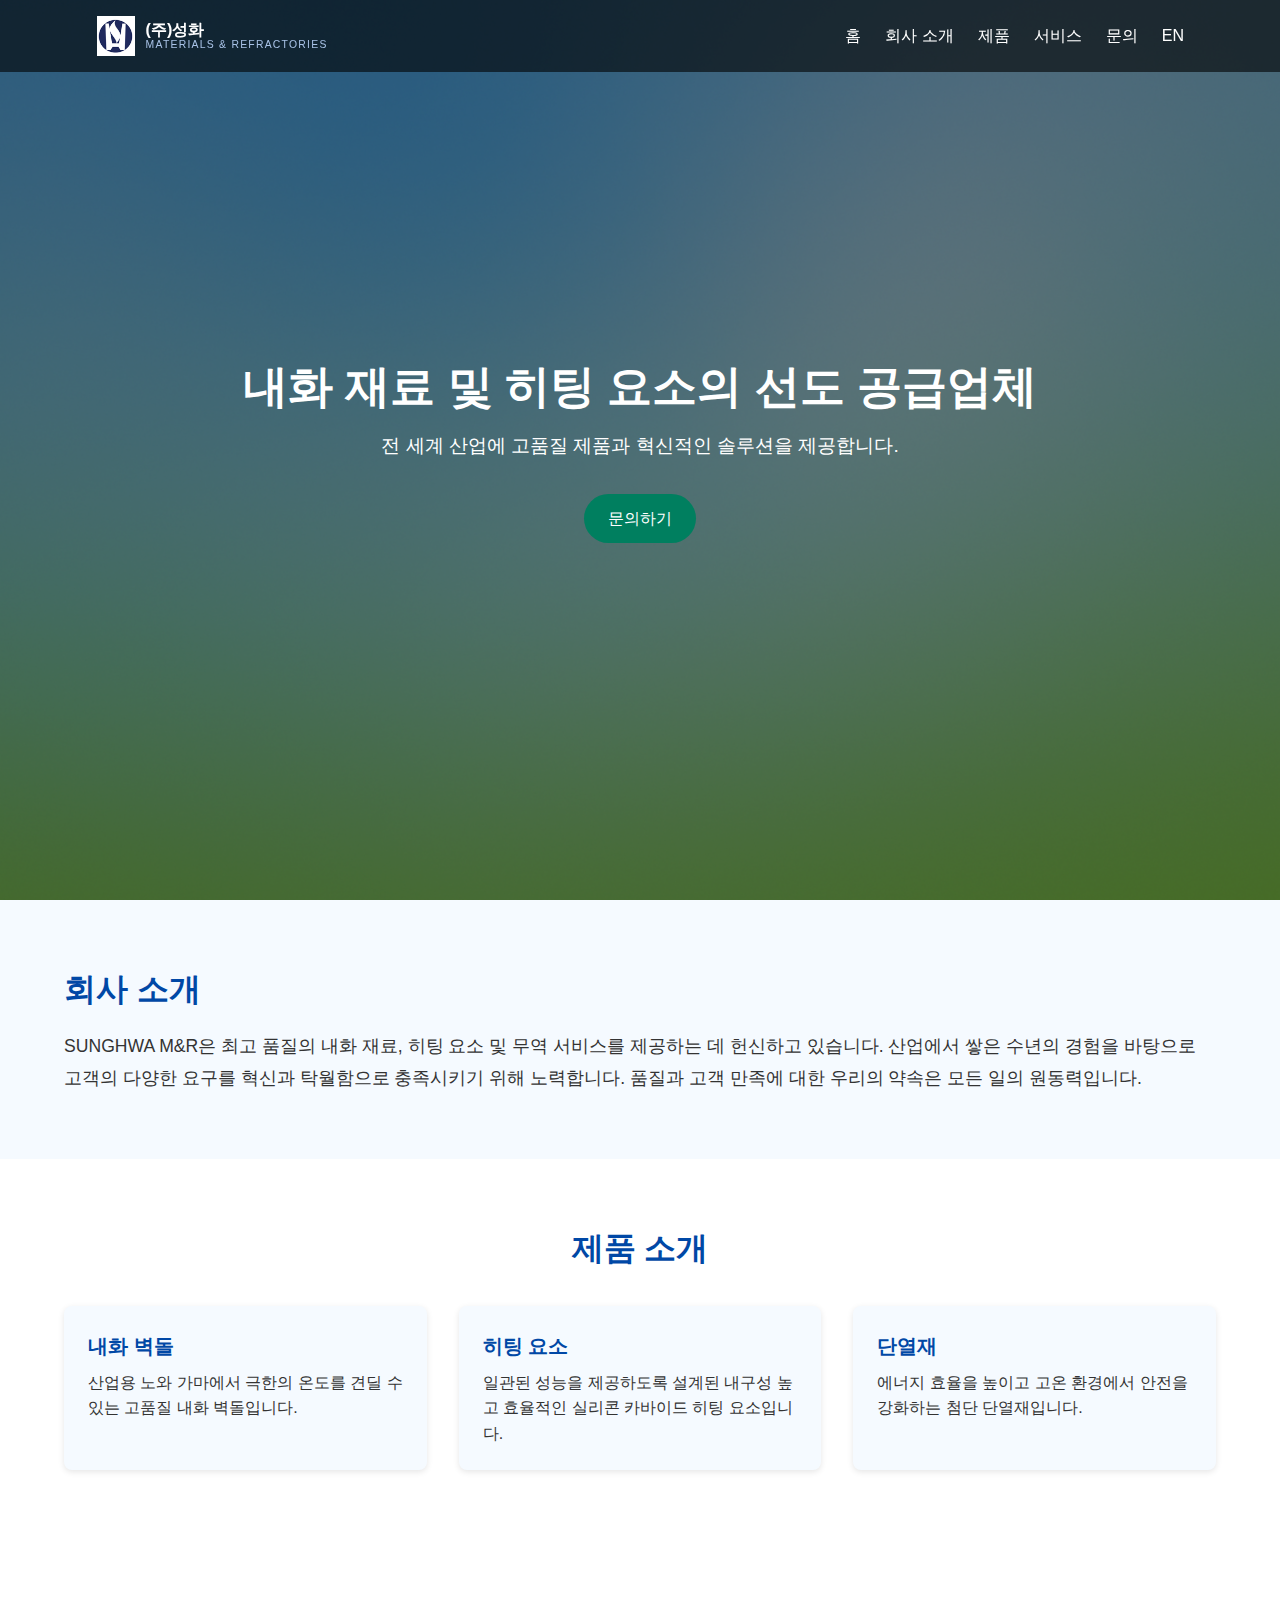
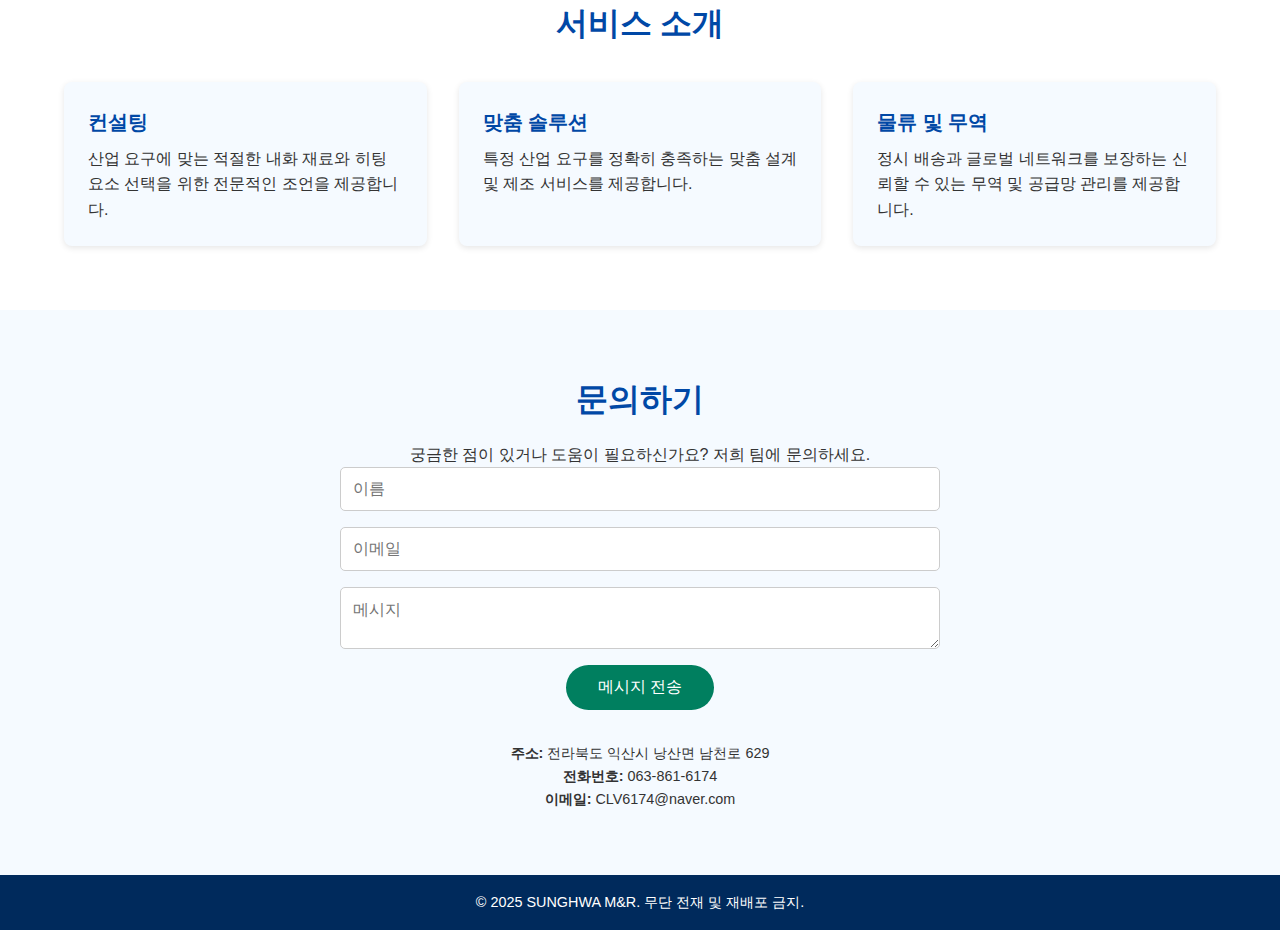
<file: index.html>
<!DOCTYPE html>
<html lang="ko">
<head>
  <meta charset="UTF-8" />
  <meta name="viewport" content="width=device-width, initial-scale=1.0" />
  <title>SUNGHWA M&amp;R</title>
  <link rel="stylesheet" href="style.css" />
</head>
<body>
  <!-- Header with navigation -->
  <header>
    <div class="container">
      <a href="index.html" class="brand" aria-label="성화 M&amp;R 홈">
        <img src="logo-mark.png" alt="성화 기업 마크" class="logo-mark" />
        <span class="brand-text">
          <span class="company-kr">(주)성화</span>
          <span class="company-en">MATERIALS &amp; REFRACTORIES</span>
        </span>
      </a>
      <nav>
        <ul>
          <li><a href="#home">홈</a></li>
          <li><a href="#about">회사 소개</a></li>
          <!-- Link to a dedicated products page for richer product information -->
          <li><a href="products-kr.html">제품</a></li>
          <li><a href="#services">서비스</a></li>
          <li><a href="#contact">문의</a></li>
          <!-- Switch to English version -->
          <li><a href="index-en.html" class="language-link">EN</a></li>
        </ul>
      </nav>
      <div class="menu-toggle">&#9776;</div>
    </div>
  </header>

  <!-- Hero section -->
  <section id="home" class="hero">
    <div class="overlay"></div>
    <div class="hero-content">
      <h1>내화 재료 및 히팅 요소의 선도 공급업체</h1>
      <p>전 세계 산업에 고품질 제품과 혁신적인 솔루션을 제공합니다.</p>
      <a href="#contact" class="btn">문의하기</a>
    </div>
  </section>

  <!-- About section -->
  <section id="about" class="about">
    <div class="container">
      <div class="about-text">
        <h2>회사 소개</h2>
        <p>
          SUNGHWA M&amp;R은 최고 품질의 내화 재료, 히팅 요소 및 무역 서비스를 제공하는 데 헌신하고 있습니다.
          산업에서 쌓은 수년의 경험을 바탕으로 고객의 다양한 요구를 혁신과 탁월함으로 충족시키기 위해 노력합니다.
          품질과 고객 만족에 대한 우리의 약속은 모든 일의 원동력입니다.
        </p>
      </div>
    </div>
  </section>

  <!-- Products section -->
  <section id="products" class="products">
    <div class="container">
      <h2>제품 소개</h2>
      <div class="product-grid">
        <div class="product-item">
          <h3>내화 벽돌</h3>
          <p>산업용 노와 가마에서 극한의 온도를 견딜 수 있는 고품질 내화 벽돌입니다.</p>
        </div>
        <div class="product-item">
          <h3>히팅 요소</h3>
          <p>일관된 성능을 제공하도록 설계된 내구성 높고 효율적인 실리콘 카바이드 히팅 요소입니다.</p>
        </div>
        <div class="product-item">
          <h3>단열재</h3>
          <p>에너지 효율을 높이고 고온 환경에서 안전을 강화하는 첨단 단열재입니다.</p>
        </div>
      </div>
    </div>
  </section>

  <!-- Services section -->
  <section id="services" class="services">
    <div class="container">
      <h2>서비스 소개</h2>
      <div class="services-grid">
        <div class="service-item">
          <h3>컨설팅</h3>
          <p>산업 요구에 맞는 적절한 내화 재료와 히팅 요소 선택을 위한 전문적인 조언을 제공합니다.</p>
        </div>
        <div class="service-item">
          <h3>맞춤 솔루션</h3>
          <p>특정 산업 요구를 정확히 충족하는 맞춤 설계 및 제조 서비스를 제공합니다.</p>
        </div>
        <div class="service-item">
          <h3>물류 및 무역</h3>
          <p>정시 배송과 글로벌 네트워크를 보장하는 신뢰할 수 있는 무역 및 공급망 관리를 제공합니다.</p>
        </div>
      </div>
    </div>
  </section>

  <!-- Contact section -->
  <section id="contact" class="contact">
    <div class="container">
      <h2>문의하기</h2>
      <p>궁금한 점이 있거나 도움이 필요하신가요? 저희 팀에 문의하세요.</p>
      <form>
        <input type="text" placeholder="이름" required />
        <input type="email" placeholder="이메일" required />
        <textarea placeholder="메시지" required></textarea>
        <button type="submit">메시지 전송</button>
      </form>
      <div class="contact-info">
        <p><strong>주소:</strong> 전라북도 익산시 낭산면 남천로 629</p>
        <p><strong>전화번호:</strong> 063‑861‑6174</p>
        <p><strong>이메일:</strong> CLV6174@naver.com</p>
      </div>
    </div>
  </section>

  <!-- Footer -->
  <footer>
    <div class="container">
      <p>© 2025 SUNGHWA M&amp;R. 무단 전재 및 재배포 금지.</p>
    </div>
  </footer>

  <script>
    // Toggle navigation on mobile
    const toggle = document.querySelector('.menu-toggle');
    const nav = document.querySelector('nav');
    toggle.addEventListener('click', () => {
      nav.classList.toggle('active');
    });
  </script>
</body>
</html>
</file>
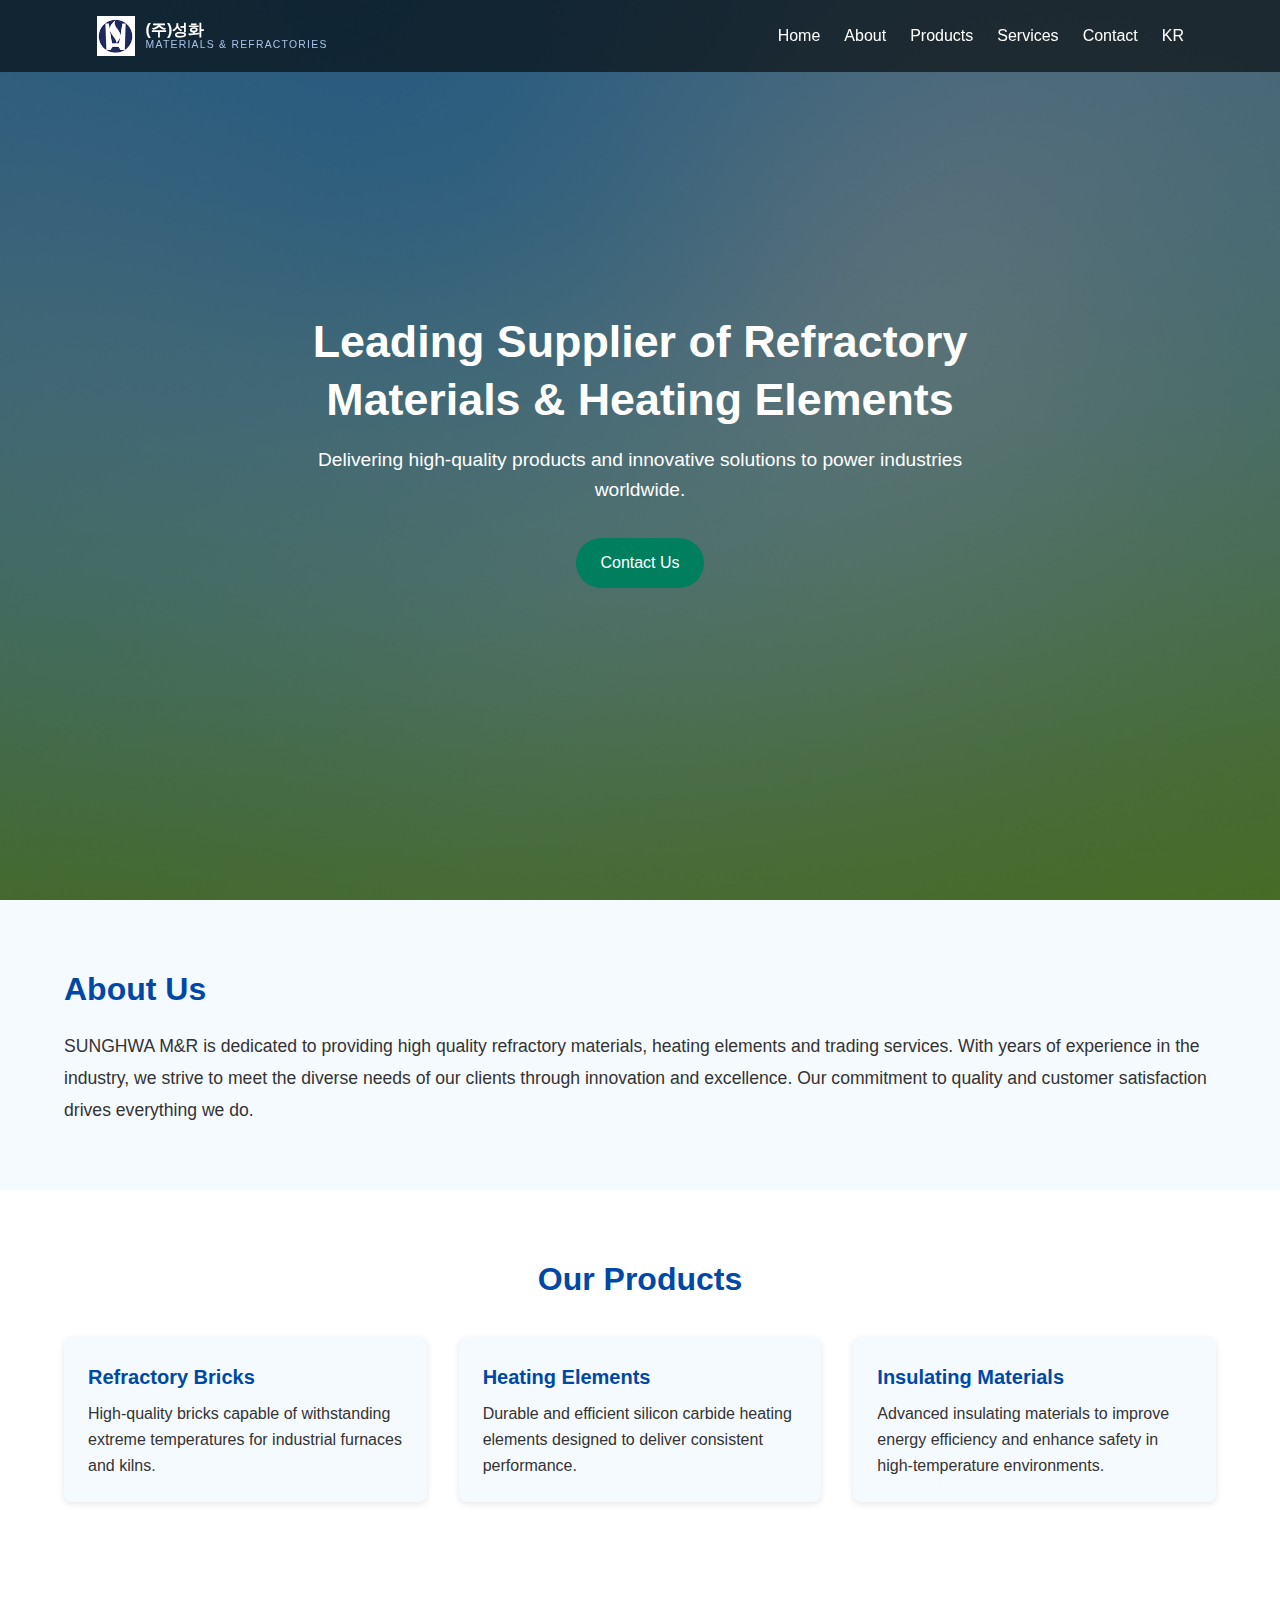
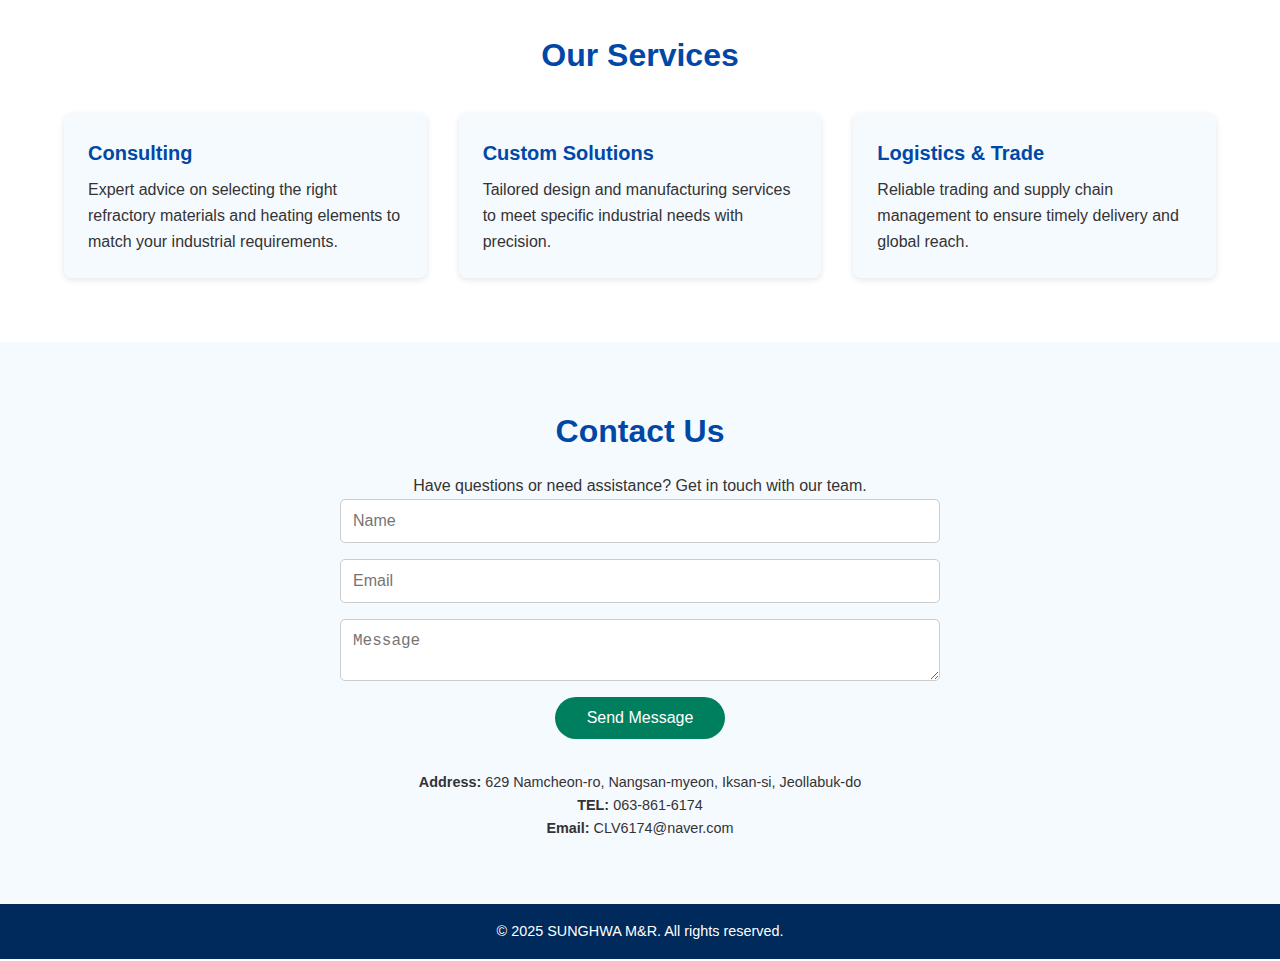
<file: index-en.html>
<!DOCTYPE html>
<html lang="en">
<head>
  <meta charset="UTF-8" />
  <meta name="viewport" content="width=device-width, initial-scale=1.0" />
  <title>SUNGHWA M&amp;R</title>
  <link rel="stylesheet" href="style.css" />
</head>
<body>
  <!-- Header with navigation -->
  <header>
    <div class="container">
      <a href="index-en.html" class="brand" aria-label="SUNGHWA M&amp;R Home">
        <img src="logo-mark.png" alt="Sunghwa mark" class="logo-mark" />
        <span class="brand-text">
          <span class="company-kr">(주)성화</span>
          <span class="company-en">MATERIALS &amp; REFRACTORIES</span>
        </span>
      </a>
      <nav>
        <ul>
          <li><a href="#home">Home</a></li>
          <li><a href="#about">About</a></li>
          <!-- Link to a dedicated products page for richer product information -->
          <li><a href="products.html">Products</a></li>
          <li><a href="#services">Services</a></li>
          <li><a href="#contact">Contact</a></li>
          <!-- Switch to Korean version -->
          <li><a href="index.html" class="language-link">KR</a></li>
        </ul>
      </nav>
      <div class="menu-toggle">&#9776;</div>
    </div>
  </header>

  <!-- Hero section -->
  <section id="home" class="hero">
    <div class="overlay"></div>
    <div class="hero-content">
      <h1>Leading Supplier of Refractory Materials &amp; Heating Elements</h1>
      <p>Delivering high‑quality products and innovative solutions to power industries worldwide.</p>
      <a href="#contact" class="btn">Contact Us</a>
    </div>
  </section>

  <!-- About section -->
  <section id="about" class="about">
    <div class="container">
      <div class="about-text">
        <h2>About Us</h2>
        <p>
          SUNGHWA M&amp;R is dedicated to providing high quality refractory
          materials, heating elements and trading services. With years of
          experience in the industry, we strive to meet the diverse needs of
          our clients through innovation and excellence. Our commitment to
          quality and customer satisfaction drives everything we do.
        </p>
      </div>
    </div>
  </section>

  <!-- Products section -->
  <section id="products" class="products">
    <div class="container">
      <h2>Our Products</h2>
      <div class="product-grid">
        <div class="product-item">
          <h3>Refractory Bricks</h3>
          <p>High‑quality bricks capable of withstanding extreme temperatures for industrial furnaces and kilns.</p>
        </div>
        <div class="product-item">
          <h3>Heating Elements</h3>
          <p>Durable and efficient silicon carbide heating elements designed to deliver consistent performance.</p>
        </div>
        <div class="product-item">
          <h3>Insulating Materials</h3>
          <p>Advanced insulating materials to improve energy efficiency and enhance safety in high‑temperature environments.</p>
        </div>
      </div>
    </div>
  </section>

  <!-- Services section -->
  <section id="services" class="services">
    <div class="container">
      <h2>Our Services</h2>
      <div class="services-grid">
        <div class="service-item">
          <h3>Consulting</h3>
          <p>Expert advice on selecting the right refractory materials and heating elements to match your industrial requirements.</p>
        </div>
        <div class="service-item">
          <h3>Custom Solutions</h3>
          <p>Tailored design and manufacturing services to meet specific industrial needs with precision.</p>
        </div>
        <div class="service-item">
          <h3>Logistics &amp; Trade</h3>
          <p>Reliable trading and supply chain management to ensure timely delivery and global reach.</p>
        </div>
      </div>
    </div>
  </section>

  <!-- Contact section -->
  <section id="contact" class="contact">
    <div class="container">
      <h2>Contact Us</h2>
      <p>Have questions or need assistance? Get in touch with our team.</p>
      <form>
        <input type="text" placeholder="Name" required />
        <input type="email" placeholder="Email" required />
        <textarea placeholder="Message" required></textarea>
        <button type="submit">Send Message</button>
      </form>
      <div class="contact-info">
        <p><strong>Address:</strong> 629 Namcheon‑ro, Nangsan‑myeon, Iksan‑si, Jeollabuk‑do</p>
        <p><strong>TEL:</strong> 063‑861‑6174</p>
        <p><strong>Email:</strong> CLV6174@naver.com</p>
      </div>
    </div>
  </section>

  <!-- Footer -->
  <footer>
    <div class="container">
      <p>© 2025 SUNGHWA M&amp;R. All rights reserved.</p>
    </div>
  </footer>

  <script>
    // Toggle navigation on mobile
    const toggle = document.querySelector('.menu-toggle');
    const nav = document.querySelector('nav');
    toggle.addEventListener('click', () => {
      nav.classList.toggle('active');
    });
  </script>
</body>
</html>
</file>
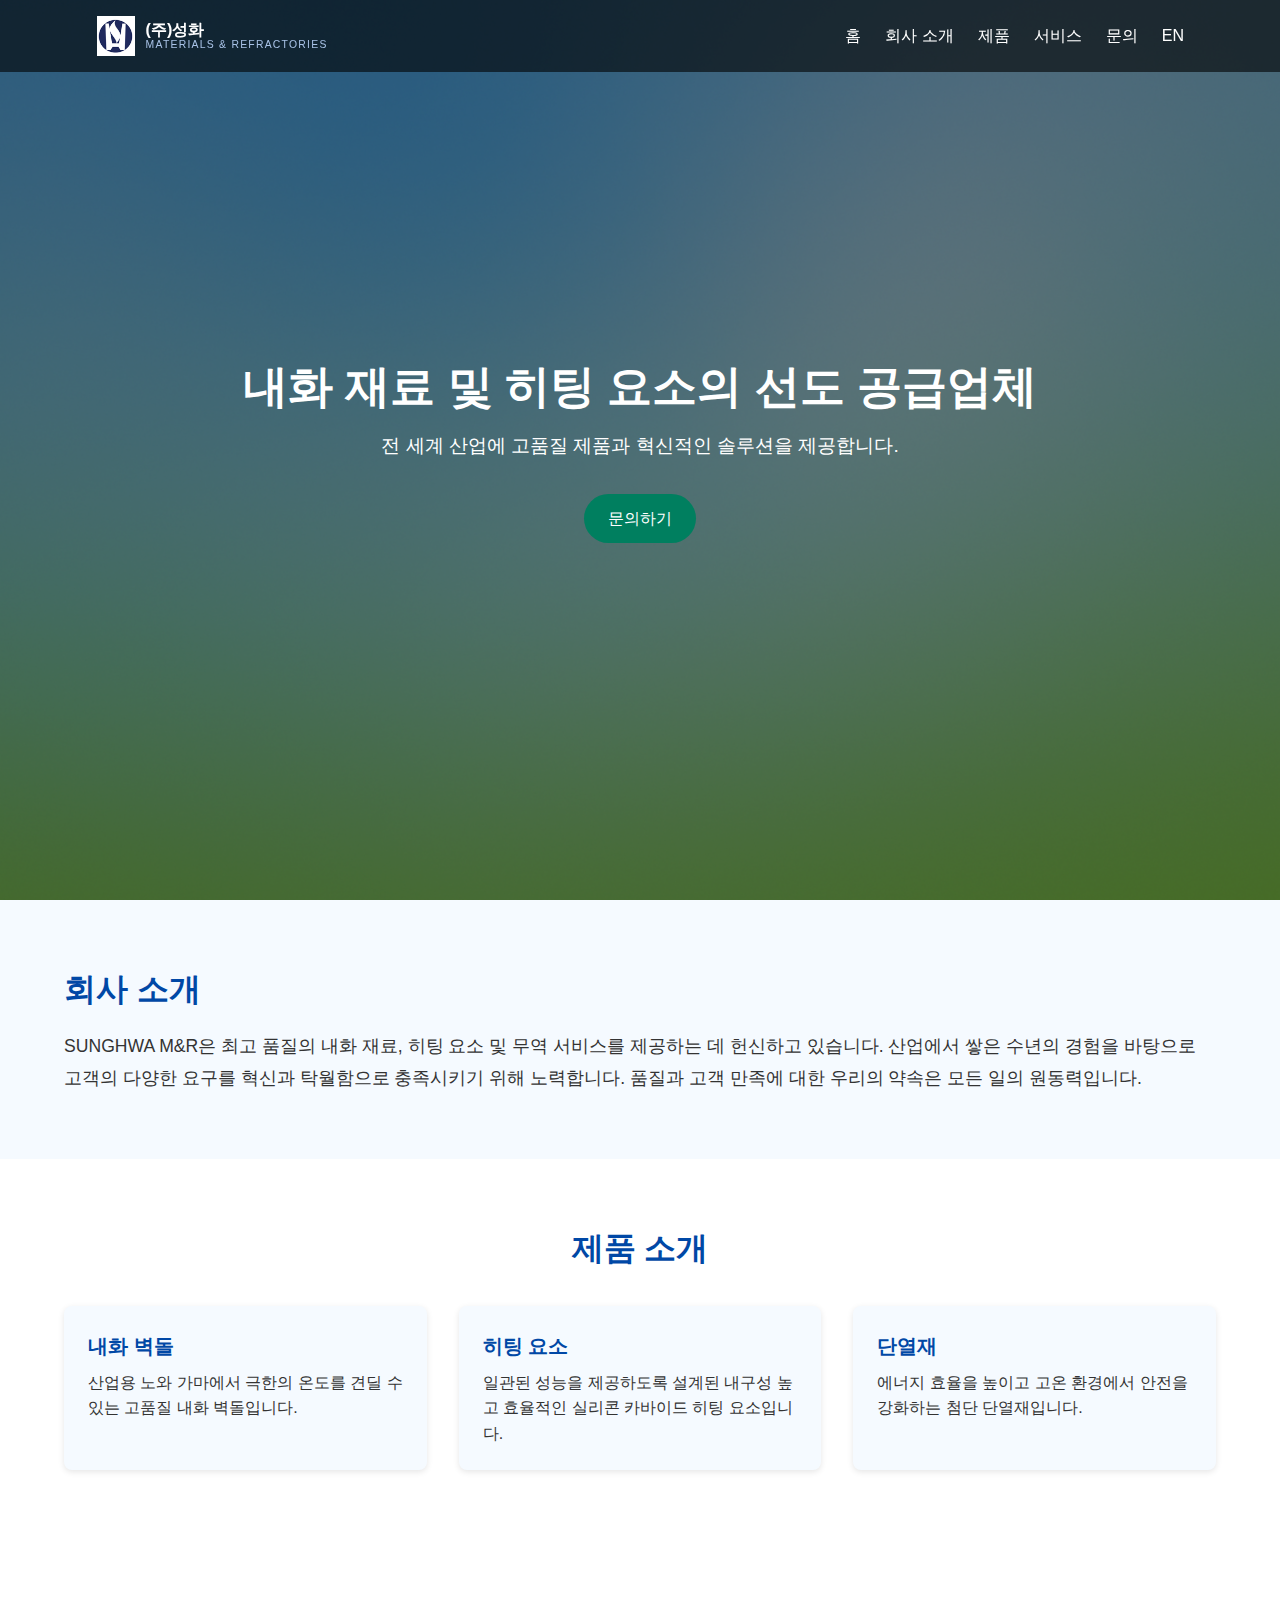
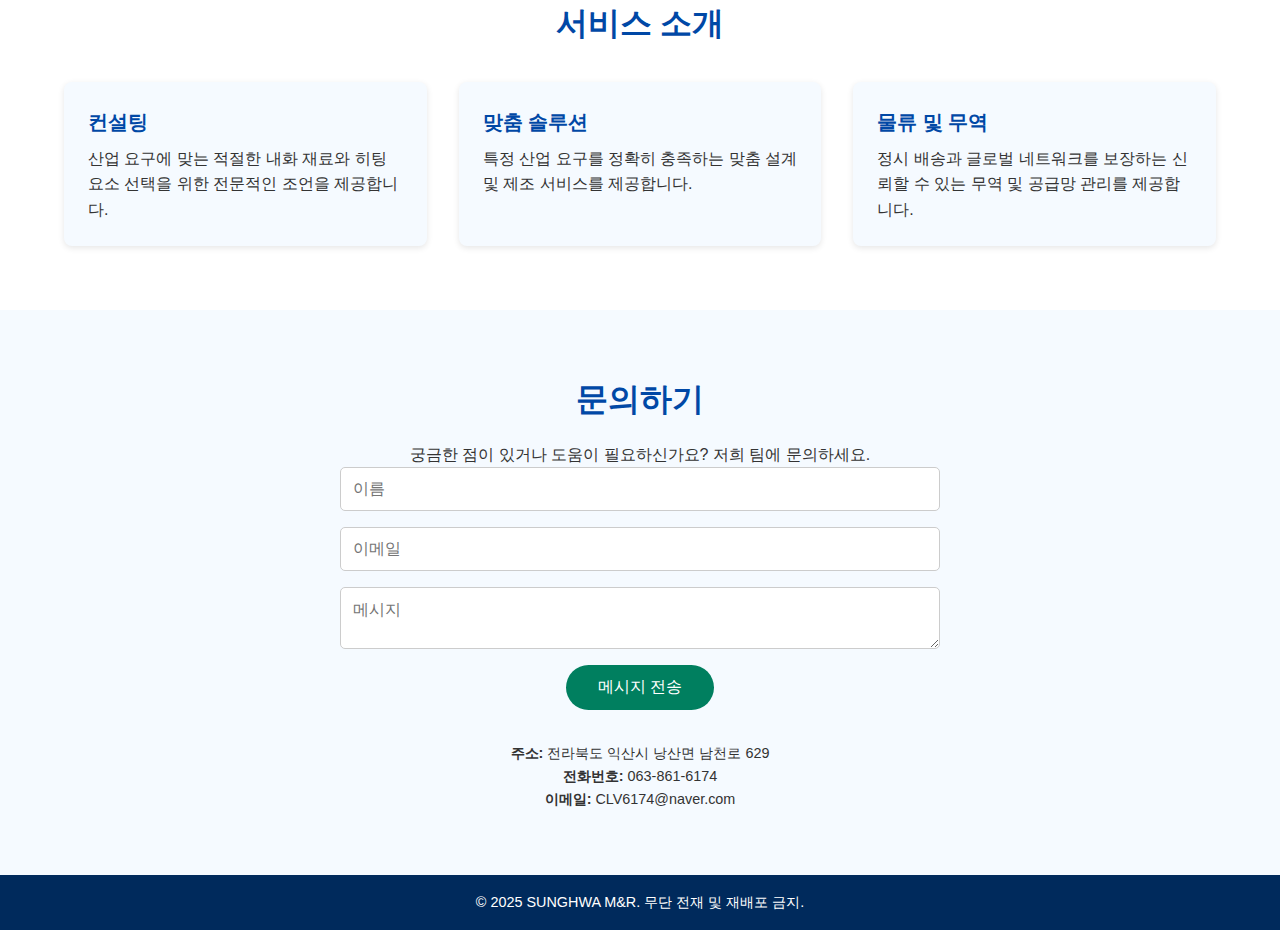
<file: index-kr.html>
<!DOCTYPE html>
<html lang="ko">
<head>
  <meta charset="UTF-8" />
  <meta name="viewport" content="width=device-width, initial-scale=1.0" />
  <title>SUNGHWA M&amp;R</title>
  <link rel="stylesheet" href="style.css" />
</head>
<body>
  <!-- Header with navigation -->
  <header>
    <div class="container">
      <a href="index-kr.html" class="brand" aria-label="성화 M&amp;R 홈">
        <img src="logo-mark.png" alt="성화 기업 마크" class="logo-mark" />
        <span class="brand-text">
          <span class="company-kr">(주)성화</span>
          <span class="company-en">MATERIALS &amp; REFRACTORIES</span>
        </span>
      </a>
      <nav>
        <ul>
          <li><a href="#home">홈</a></li>
          <li><a href="#about">회사 소개</a></li>
          <li><a href="#products">제품</a></li>
          <li><a href="#services">서비스</a></li>
          <li><a href="#contact">문의</a></li>
          <li><a href="index.html" class="language-link">EN</a></li>
        </ul>
      </nav>
      <div class="menu-toggle">&#9776;</div>
    </div>
  </header>

  <!-- Hero section -->
  <section id="home" class="hero">
    <div class="overlay"></div>
    <div class="hero-content">
      <h1>내화 재료 및 히팅 요소의 선도 공급업체</h1>
      <p>전 세계 산업에 고품질 제품과 혁신적인 솔루션을 제공합니다.</p>
      <a href="#contact" class="btn">문의하기</a>
    </div>
  </section>

  <!-- About section -->
  <section id="about" class="about">
    <div class="container">
      <div class="about-text">
        <h2>회사 소개</h2>
        <p>
          SUNGHWA M&amp;R은 최고 품질의 내화 재료, 히팅 요소 및 무역 서비스를 제공하는 데 헌신하고 있습니다.
          산업에서 쌓은 수년의 경험을 바탕으로 고객의 다양한 요구를 혁신과 탁월함으로 충족시키기 위해 노력합니다.
          품질과 고객 만족에 대한 우리의 약속은 모든 일의 원동력입니다.
        </p>
      </div>
    </div>
  </section>

  <!-- Products section -->
  <section id="products" class="products">
    <div class="container">
      <h2>제품 소개</h2>
      <div class="product-grid">
        <div class="product-item">
          <h3>내화 벽돌</h3>
          <p>산업용 노와 가마에서 극한의 온도를 견딜 수 있는 고품질 내화 벽돌입니다.</p>
        </div>
        <div class="product-item">
          <h3>히팅 요소</h3>
          <p>일관된 성능을 제공하도록 설계된 내구성 높고 효율적인 실리콘 카바이드 히팅 요소입니다.</p>
        </div>
        <div class="product-item">
          <h3>단열재</h3>
          <p>에너지 효율을 높이고 고온 환경에서 안전을 강화하는 첨단 단열재입니다.</p>
        </div>
      </div>
    </div>
  </section>

  <!-- Services section -->
  <section id="services" class="services">
    <div class="container">
      <h2>서비스 소개</h2>
      <div class="services-grid">
        <div class="service-item">
          <h3>컨설팅</h3>
          <p>산업 요구에 맞는 적절한 내화 재료와 히팅 요소 선택을 위한 전문적인 조언을 제공합니다.</p>
        </div>
        <div class="service-item">
          <h3>맞춤 솔루션</h3>
          <p>특정 산업 요구를 정확히 충족하는 맞춤 설계 및 제조 서비스를 제공합니다.</p>
        </div>
        <div class="service-item">
          <h3>물류 및 무역</h3>
          <p>정시 배송과 글로벌 네트워크를 보장하는 신뢰할 수 있는 무역 및 공급망 관리를 제공합니다.</p>
        </div>
      </div>
    </div>
  </section>

  <!-- Contact section -->
  <section id="contact" class="contact">
    <div class="container">
      <h2>문의하기</h2>
      <p>궁금한 점이 있거나 도움이 필요하신가요? 저희 팀에 문의하세요.</p>
      <form>
        <input type="text" placeholder="이름" required />
        <input type="email" placeholder="이메일" required />
        <textarea placeholder="메시지" required></textarea>
        <button type="submit">메시지 전송</button>
      </form>
      <div class="contact-info">
        <p><strong>주소:</strong> 전라북도 익산시 낭산면 남천로 629</p>
        <p><strong>전화번호:</strong> 063‑861‑6174</p>
        <p><strong>이메일:</strong> CLV6174@naver.com</p>
      </div>
    </div>
  </section>

  <!-- Footer -->
  <footer>
    <div class="container">
      <p>© 2025 SUNGHWA M&amp;R. 무단 전재 및 재배포 금지.</p>
    </div>
  </footer>

  <script>
    // Toggle navigation on mobile
    const toggle = document.querySelector('.menu-toggle');
    const nav = document.querySelector('nav');
    toggle.addEventListener('click', () => {
      nav.classList.toggle('active');
    });
  </script>
</body>
</html>
</file>
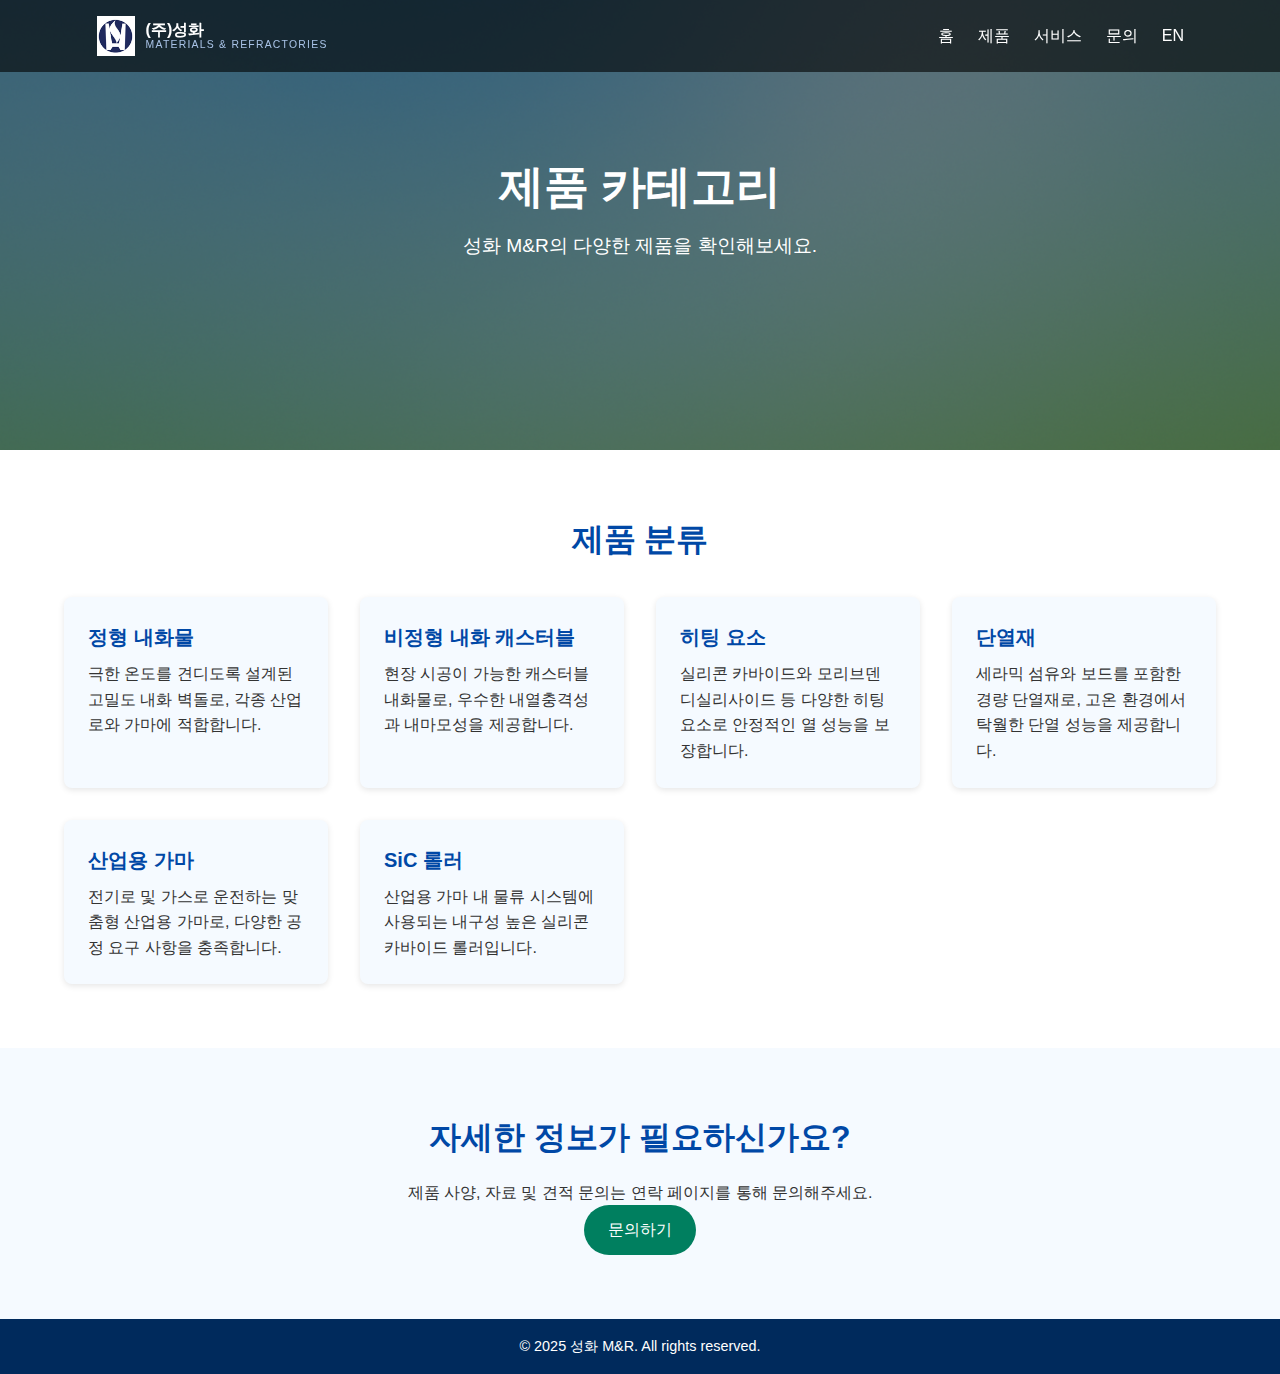
<file: products-kr.html>
<!DOCTYPE html>
<html lang="ko">
<head>
  <meta charset="UTF-8" />
  <meta name="viewport" content="width=device-width, initial-scale=1.0" />
  <title>제품 소개 | 성화 M&amp;R</title>
  <link rel="stylesheet" href="style.css" />
</head>
<body>
  <!-- Header -->
  <header>
    <div class="container">
      <a href="index.html" class="brand" aria-label="성화 M&amp;R 홈">
        <img src="logo-mark.png" alt="성화 기업 마크" class="logo-mark" />
        <span class="brand-text">
          <span class="company-kr">(주)성화</span>
          <span class="company-en">MATERIALS &amp; REFRACTORIES</span>
        </span>
      </a>
      <nav>
        <ul>
          <li><a href="index.html">홈</a></li>
          <li><a href="products-kr.html">제품</a></li>
          <li><a href="index.html#services">서비스</a></li>
          <li><a href="index.html#contact">문의</a></li>
          <li><a href="products.html" class="language-link">EN</a></li>
        </ul>
      </nav>
      <div class="menu-toggle">&#9776;</div>
    </div>
  </header>

  <!-- Hero banner for products page -->
  <section class="hero" style="height: 50vh;">
    <div class="overlay"></div>
    <div class="hero-content">
      <h1>제품 카테고리</h1>
      <p>성화 M&amp;R의 다양한 제품을 확인해보세요.</p>
    </div>
  </section>

  <!-- Products listing -->
  <section class="products" id="product-list">
    <div class="container">
      <h2>제품 분류</h2>
      <div class="product-grid">
        <div class="product-item">
          <h3>정형 내화물</h3>
          <p>극한 온도를 견디도록 설계된 고밀도 내화 벽돌로, 각종 산업로와 가마에 적합합니다.</p>
        </div>
        <div class="product-item">
          <h3>비정형 내화 캐스터블</h3>
          <p>현장 시공이 가능한 캐스터블 내화물로, 우수한 내열충격성과 내마모성을 제공합니다.</p>
        </div>
        <div class="product-item">
          <h3>히팅 요소</h3>
          <p>실리콘 카바이드와 모리브덴 디실리사이드 등 다양한 히팅 요소로 안정적인 열 성능을 보장합니다.</p>
        </div>
        <div class="product-item">
          <h3>단열재</h3>
          <p>세라믹 섬유와 보드를 포함한 경량 단열재로, 고온 환경에서 탁월한 단열 성능을 제공합니다.</p>
        </div>
        <div class="product-item">
          <h3>산업용 가마</h3>
          <p>전기로 및 가스로 운전하는 맞춤형 산업용 가마로, 다양한 공정 요구 사항을 충족합니다.</p>
        </div>
        <div class="product-item">
          <h3>SiC 롤러</h3>
          <p>산업용 가마 내 물류 시스템에 사용되는 내구성 높은 실리콘 카바이드 롤러입니다.</p>
        </div>
      </div>
    </div>
  </section>

  <!-- Contact prompt -->
  <section class="contact">
    <div class="container">
      <h2>자세한 정보가 필요하신가요?</h2>
      <p>제품 사양, 자료 및 견적 문의는 연락 페이지를 통해 문의해주세요.</p>
      <a href="index.html#contact" class="btn">문의하기</a>
    </div>
  </section>

  <!-- Footer -->
  <footer>
    <div class="container">
      <p>© 2025 성화 M&amp;R. All rights reserved.</p>
    </div>
  </footer>

  <script>
    // Mobile navigation toggle
    const toggle = document.querySelector('.menu-toggle');
    const nav = document.querySelector('nav');
    toggle.addEventListener('click', () => {
      nav.classList.toggle('active');
    });
  </script>
</body>
</html>
</file>
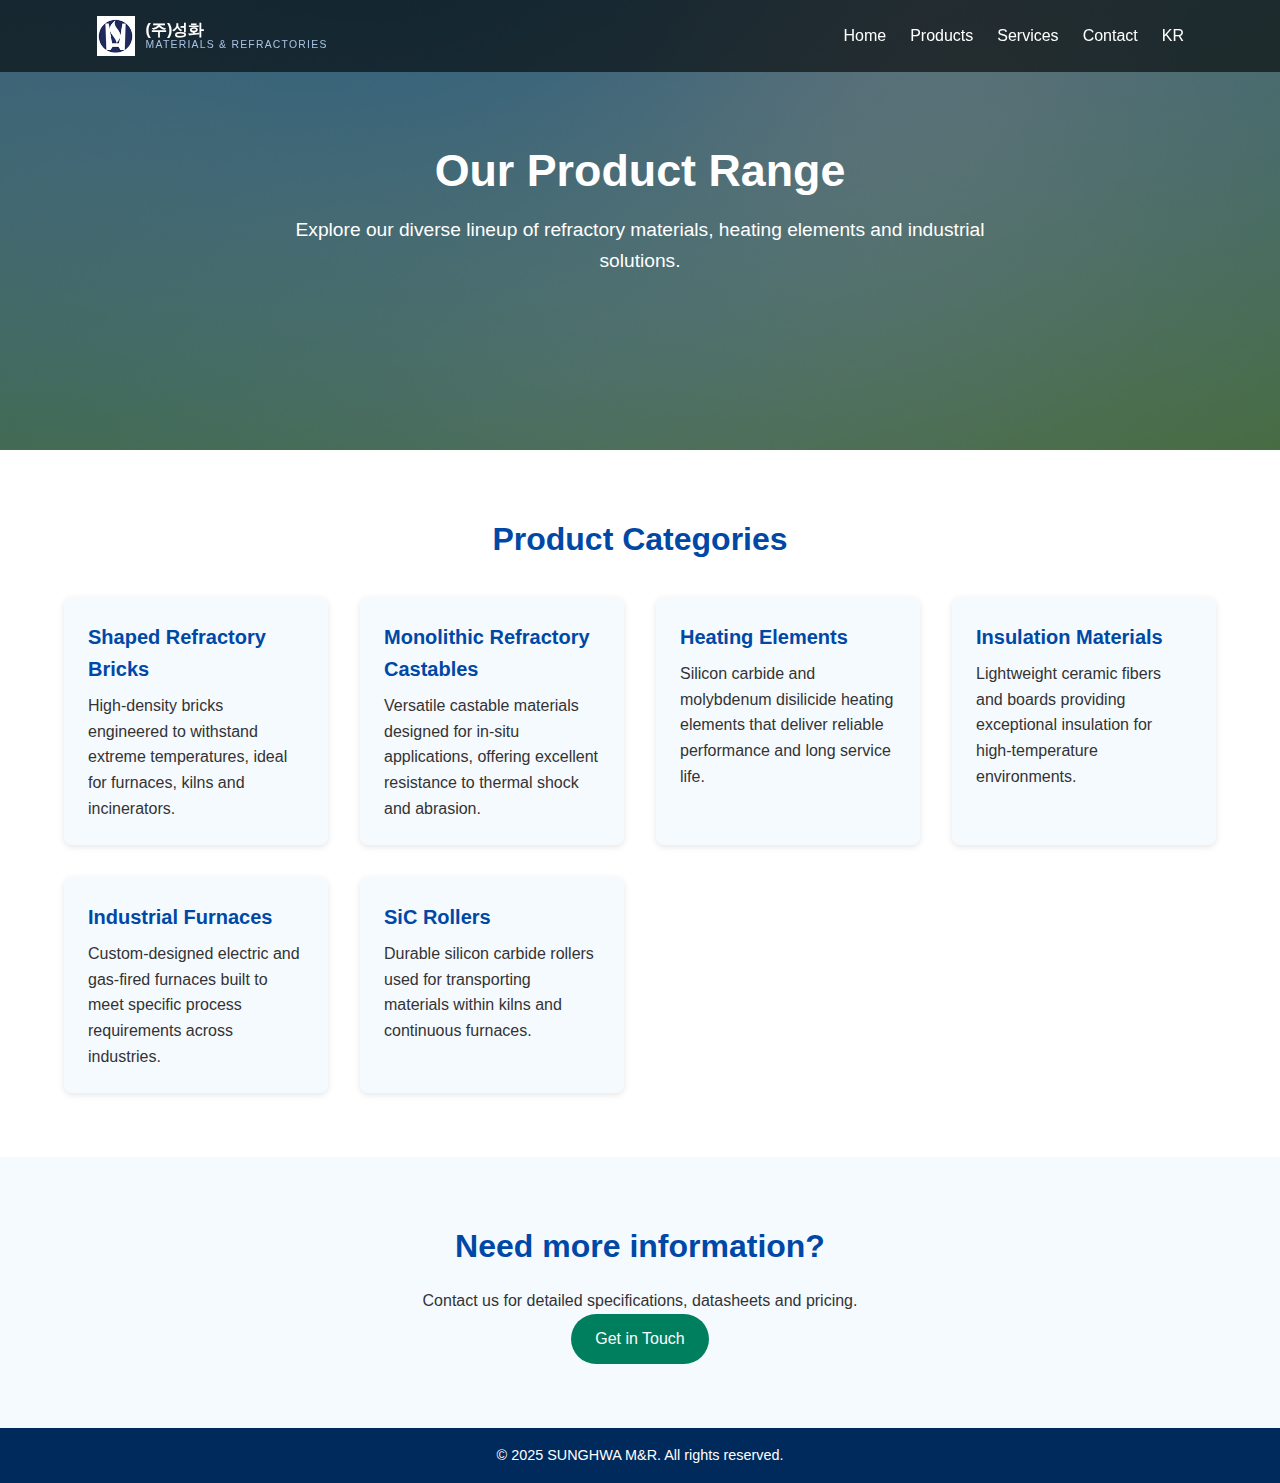
<file: products.html>
<!DOCTYPE html>
<html lang="en">
<head>
  <meta charset="UTF-8" />
  <meta name="viewport" content="width=device-width, initial-scale=1.0" />
  <title>Products | SUNGHWA M&amp;R</title>
  <link rel="stylesheet" href="style.css" />
</head>
<body>
  <!-- Header -->
  <header>
    <div class="container">
      <a href="index-en.html" class="brand" aria-label="SUNGHWA M&amp;R Home">
        <img src="logo-mark.png" alt="Sunghwa mark" class="logo-mark" />
        <span class="brand-text">
          <span class="company-kr">(주)성화</span>
          <span class="company-en">MATERIALS &amp; REFRACTORIES</span>
        </span>
      </a>
      <nav>
        <ul>
          <li><a href="index-en.html">Home</a></li>
          <li><a href="products.html">Products</a></li>
          <li><a href="index-en.html#services">Services</a></li>
          <li><a href="index-en.html#contact">Contact</a></li>
          <li><a href="products-kr.html" class="language-link">KR</a></li>
        </ul>
      </nav>
      <div class="menu-toggle">&#9776;</div>
    </div>
  </header>

  <!-- Hero banner for products page -->
  <section class="hero" style="height: 50vh;">
    <div class="overlay"></div>
    <div class="hero-content">
      <h1>Our Product Range</h1>
      <p>Explore our diverse lineup of refractory materials, heating elements and industrial solutions.</p>
    </div>
  </section>

  <!-- Products listing -->
  <section class="products" id="product-list">
    <div class="container">
      <h2>Product Categories</h2>
      <div class="product-grid">
        <div class="product-item">
          <h3>Shaped Refractory Bricks</h3>
          <p>High‑density bricks engineered to withstand extreme temperatures, ideal for furnaces, kilns and incinerators.</p>
        </div>
        <div class="product-item">
          <h3>Monolithic Refractory Castables</h3>
          <p>Versatile castable materials designed for in‑situ applications, offering excellent resistance to thermal shock and abrasion.</p>
        </div>
        <div class="product-item">
          <h3>Heating Elements</h3>
          <p>Silicon carbide and molybdenum disilicide heating elements that deliver reliable performance and long service life.</p>
        </div>
        <div class="product-item">
          <h3>Insulation Materials</h3>
          <p>Lightweight ceramic fibers and boards providing exceptional insulation for high‑temperature environments.</p>
        </div>
        <div class="product-item">
          <h3>Industrial Furnaces</h3>
          <p>Custom‑designed electric and gas‑fired furnaces built to meet specific process requirements across industries.</p>
        </div>
        <div class="product-item">
          <h3>SiC Rollers</h3>
          <p>Durable silicon carbide rollers used for transporting materials within kilns and continuous furnaces.</p>
        </div>
      </div>
    </div>
  </section>

  <!-- Contact prompt -->
  <section class="contact">
    <div class="container">
      <h2>Need more information?</h2>
      <p>Contact us for detailed specifications, datasheets and pricing.</p>
      <a href="index-en.html#contact" class="btn">Get in Touch</a>
    </div>
  </section>

  <!-- Footer -->
  <footer>
    <div class="container">
      <p>© 2025 SUNGHWA M&amp;R. All rights reserved.</p>
    </div>
  </footer>

  <script>
    // Mobile navigation toggle
    const toggle = document.querySelector('.menu-toggle');
    const nav = document.querySelector('nav');
    toggle.addEventListener('click', () => {
      nav.classList.toggle('active');
    });
  </script>
</body>
</html>
</file>
<file: style.css>
/* Root variables for easy theming */
:root {
  /* Colour palette inspired by sky and grass for a fresh, natural feel */
  --primary-color: #0048a6; /* deep sky blue */
  --secondary-color: #007f5f; /* rich emerald green */
  --light-bg: #f5faff; /* very light blue for subtle backgrounds */
  --text-color: #333333;
}

* {
  box-sizing: border-box;
  margin: 0;
  padding: 0;
}

body {
  font-family: 'Helvetica Neue', Arial, sans-serif;
  line-height: 1.6;
  color: var(--text-color);
  background: #ffffff;
  /* default language will be applied via JS by adding a class to the body */
}

/* Header */
header {
  position: fixed;
  top: 0;
  width: 100%;
  background: rgba(0, 0, 0, 0.6);
  color: #ffffff;
  z-index: 1000;
}

header .container {
  display: flex;
  justify-content: space-between;
  align-items: center;
  padding: 1rem 2rem;
}

/* Branding lockup (mark + text) */
.brand {
  display: flex;
  align-items: center;
  text-decoration: none;
  gap: 0.6rem;
}

/* Company mark image */
.logo-mark {
  width: 40px;
  height: 40px;
  object-fit: contain;
}

/* Container for Korean and English names */
.brand-text {
  display: flex;
  flex-direction: column;
  line-height: 1.1;
}

.brand-text .company-kr {
  font-weight: 700;
  font-size: 1rem;
  color: #ffffff;
}

/*
 * English tagline styling
 * - Slightly smaller size for subtlety
 * - Increased letter spacing for a refined feel
 * - Uppercase to match brand guidelines
 * - Medium weight for clarity without overpowering the Korean name
 * - Muted blue‑grey colour to complement the primary palette
 */
.brand-text .company-en {
  font-size: 0.65rem;
  letter-spacing: 0.12em;
  text-transform: uppercase;
  font-weight: 500;
  color: #a8c2e6;
}

/* On small screens, hide the English tagline to save space */
@media (max-width: 640px) {
  .brand-text .company-en {
    display: none;
  }
}

header nav ul {
  list-style: none;
  display: flex;
}

header nav ul li {
  margin-left: 1.5rem;
}

header nav ul li a {
  color: #ffffff;
  text-decoration: none;
  font-size: 1rem;
  transition: color 0.3s ease;
}

header nav ul li a:hover {
  color: var(--secondary-color);
}

header .menu-toggle {
  display: none;
  font-size: 2rem;
  cursor: pointer;
}

/* Language switcher styles */
.language-switcher {
  margin-left: 1rem;
  color: #ffffff;
  font-size: 0.9rem;
  cursor: pointer;
}
.language-switcher span {
  cursor: pointer;
}
.language-switcher span:not(:last-child) {
  margin-right: 0.25rem;
}

/* Show English content by default. Korean content is hidden until the `lang-ko` class is added to <body>. */
.lang-en {
  display: block;
}
.lang-ko {
  display: none;
}
body.lang-ko .lang-en {
  display: none;
}
body.lang-ko .lang-ko {
  display: block;
}

/* Hero section */
.hero {
  height: 100vh;
  /* Use an abstract gradient evoking blue sky and green grass as the hero background */
  background: url('natural-bg.png') center/cover no-repeat;
  position: relative;
  display: flex;
  align-items: center;
  justify-content: center;
  color: #ffffff;
  text-align: center;
}

.hero .overlay {
  position: absolute;
  top: 0;
  left: 0;
  width: 100%;
  height: 100%;
  background: rgba(0, 0, 0, 0.5);
}

.hero-content {
  position: relative;
  padding: 0 2rem;
  max-width: 900px;
}

.hero-content h1 {
  font-size: 2.8rem;
  margin-bottom: 1rem;
  line-height: 1.3;
}

.hero-content p {
  font-size: 1.2rem;
  margin-bottom: 2rem;
  max-width: 700px;
  margin-left: auto;
  margin-right: auto;
}

.btn {
  display: inline-block;
  padding: 0.75rem 1.5rem;
  background: var(--secondary-color);
  color: #ffffff;
  border-radius: 25px;
  text-decoration: none;
  font-size: 1rem;
  transition: background 0.3s ease;
}

.btn:hover {
  background: var(--primary-color);
}

/* Hide Korean button by default and toggle based on language */
.btn.lang-ko {
  display: none;
}
body.lang-ko .btn.lang-ko {
  display: inline-block;
}
body.lang-ko .btn.lang-en {
  display: none;
}

/* Sections */
section {
  padding: 4rem 0;
}

.container {
  width: 90%;
  max-width: 1200px;
  margin-left: auto;
  margin-right: auto;
}

.about {
  background: var(--light-bg);
}

.about h2 {
  margin-bottom: 1rem;
  color: var(--primary-color);
  font-size: 2rem;
}

.about p {
  font-size: 1.1rem;
  line-height: 1.8;
}

.products, .services {
  background: #ffffff;
}

.products h2, .services h2 {
  text-align: center;
  margin-bottom: 2rem;
  color: var(--primary-color);
  font-size: 2rem;
}

.product-grid, .services-grid {
  display: grid;
  grid-template-columns: repeat(auto-fit, minmax(250px, 1fr));
  gap: 2rem;
}

.product-item, .service-item {
  background: var(--light-bg);
  padding: 1.5rem;
  border-radius: 8px;
  box-shadow: 0 2px 6px rgba(0, 0, 0, 0.1);
  transition: transform 0.3s ease;
}

.product-item:hover, .service-item:hover {
  transform: translateY(-5px);
}

.product-item h3, .service-item h3 {
  margin-bottom: 0.5rem;
  color: var(--primary-color);
  font-size: 1.25rem;
}

.contact {
  background: var(--light-bg);
  text-align: center;
}

.contact h2 {
  margin-bottom: 1rem;
  color: var(--primary-color);
  font-size: 2rem;
}

.contact form {
  display: flex;
  flex-direction: column;
  align-items: center;
  gap: 1rem;
  max-width: 600px;
  margin: 0 auto;
}

.contact form input, .contact form textarea {
  width: 100%;
  padding: 0.75rem;
  border: 1px solid #ccc;
  border-radius: 5px;
  font-size: 1rem;
}

.contact form button {
  padding: 0.75rem 2rem;
  background: var(--secondary-color);
  color: #ffffff;
  border: none;
  border-radius: 25px;
  font-size: 1rem;
  cursor: pointer;
  transition: background 0.3s ease;
}

.contact form button:hover {
  background: var(--primary-color);
}

.contact-info {
  margin-top: 2rem;
  font-size: 0.9rem;
  color: var(--text-color);
  line-height: 1.6;
}

footer {
  background: #002a5c;
  color: #ffffff;
  text-align: center;
  padding: 1rem 0;
  font-size: 0.9rem;
}

/* Responsive navigation */
@media (max-width: 768px) {
  header nav {
    display: none;
  }
  header nav.active {
    display: block;
    position: absolute;
    top: 60px;
    right: 0;
    background: rgba(0, 0, 0, 0.9);
    width: 100%;
    text-align: center;
    padding: 1rem 0;
  }
  header nav ul {
    flex-direction: column;
  }
  header nav ul li {
    margin: 1rem 0;
  }
  header .menu-toggle {
    display: block;
    color: #ffffff;
  }
  .hero-content h1 {
    font-size: 2rem;
  }
  .hero-content p {
    font-size: 1rem;
  }

  /* Position language switcher on mobile */
  .language-switcher {
    position: absolute;
    top: 1rem;
    right: 3rem;
    background: rgba(0, 0, 0, 0.6);
    padding: 0.25rem 0.5rem;
    border-radius: 4px;
    font-size: 0.8rem;
  }
}
</file>
